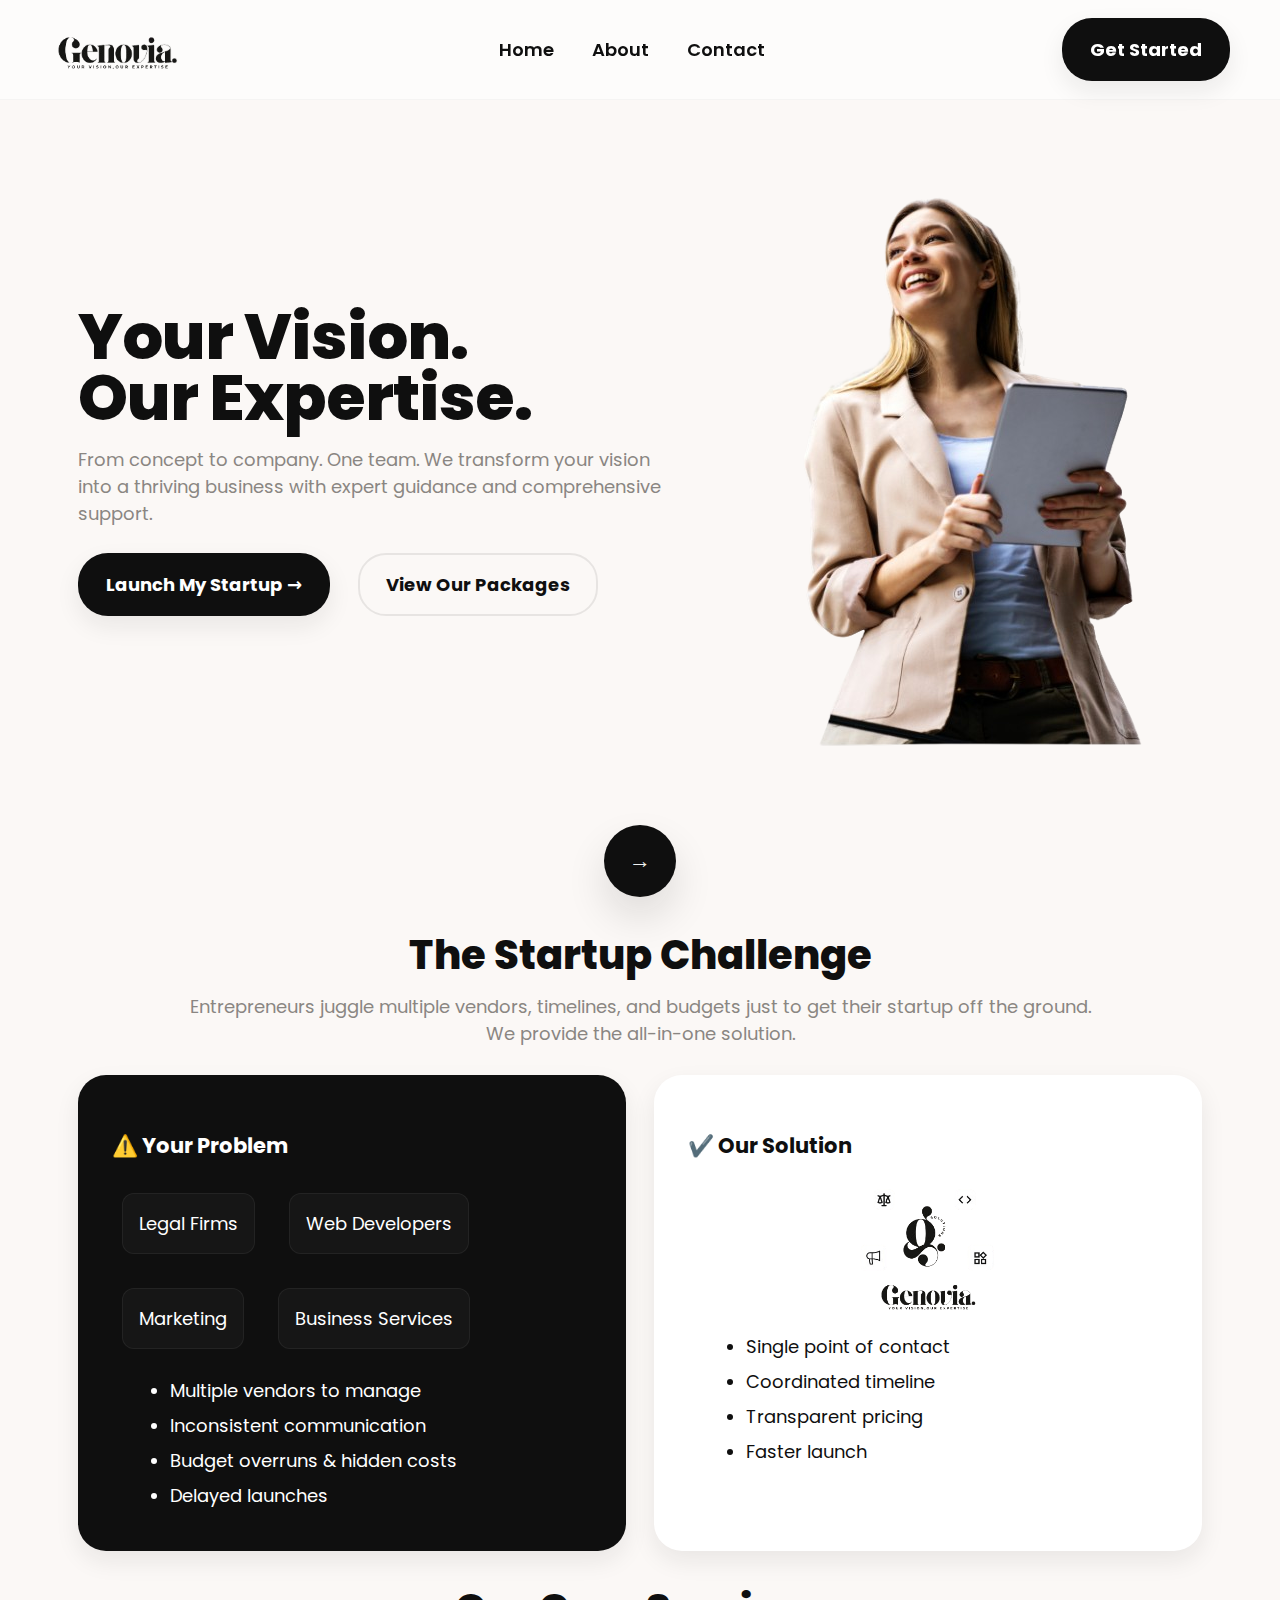
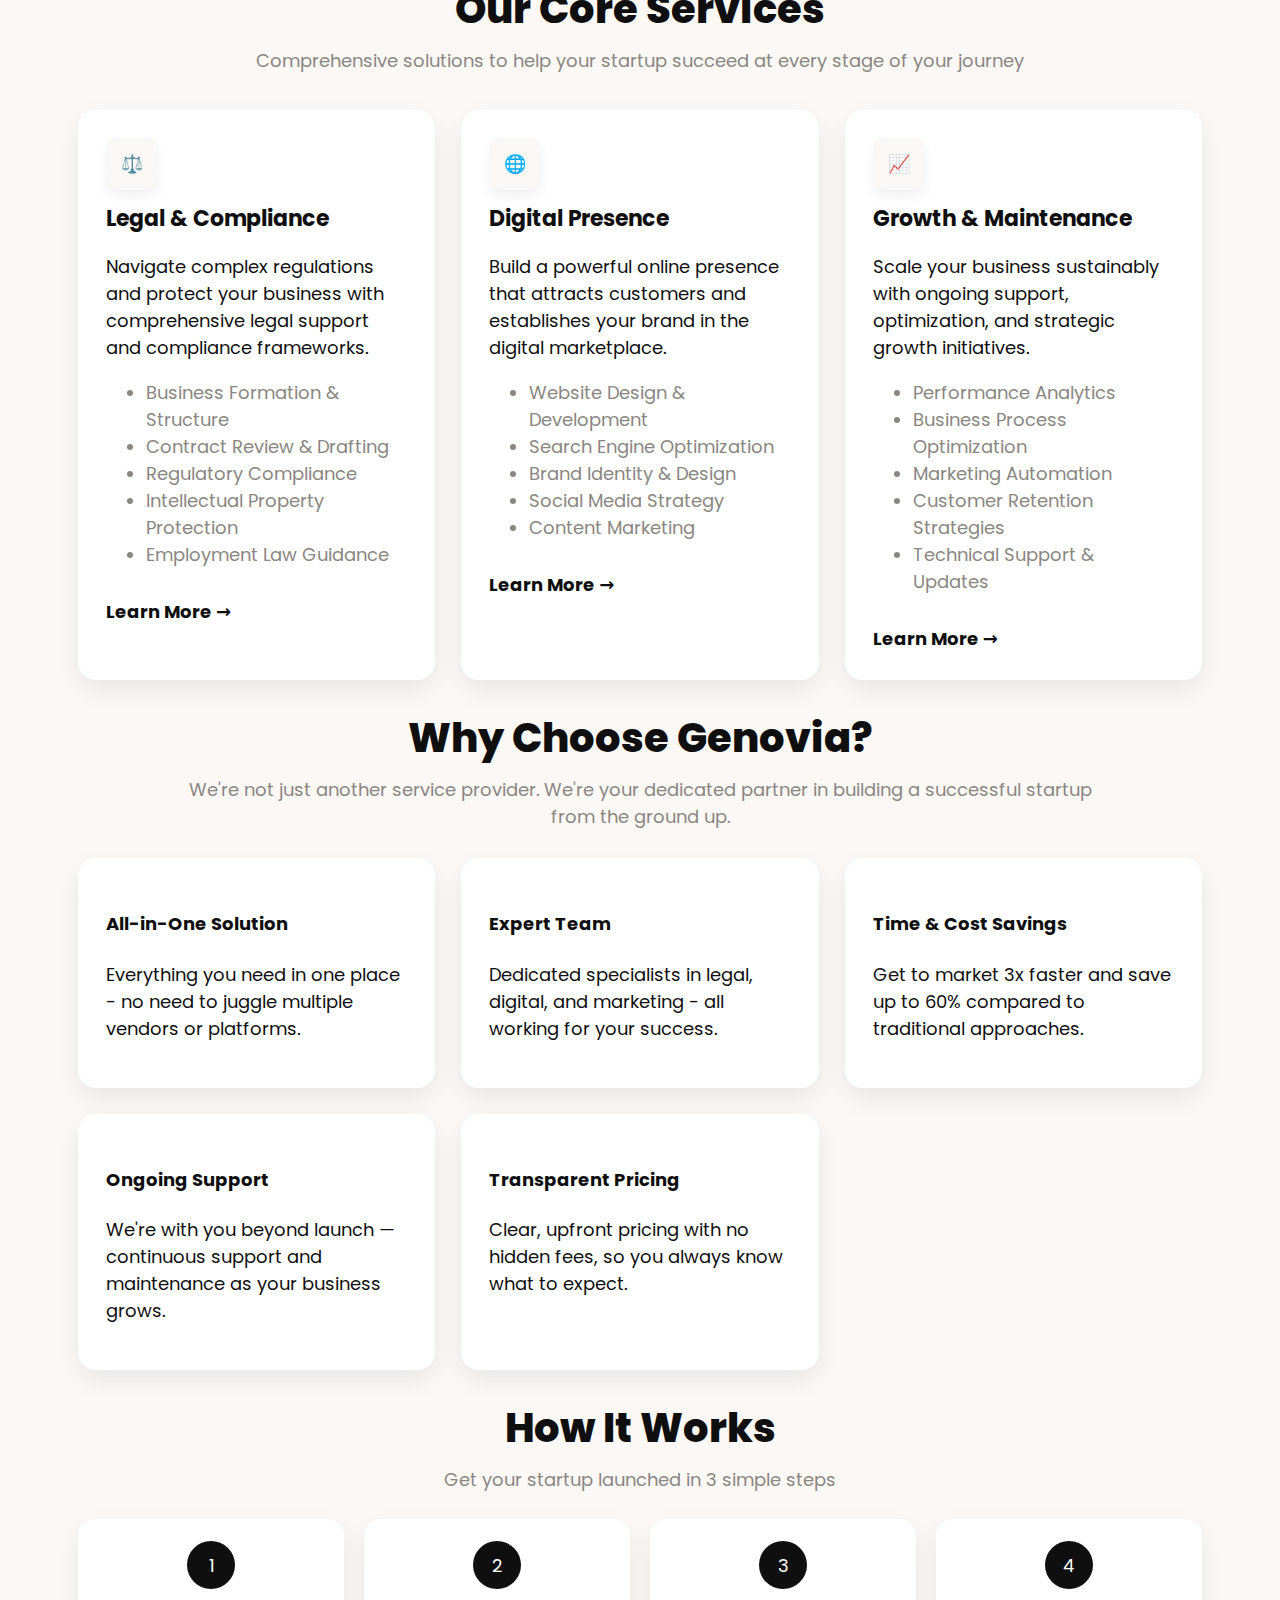
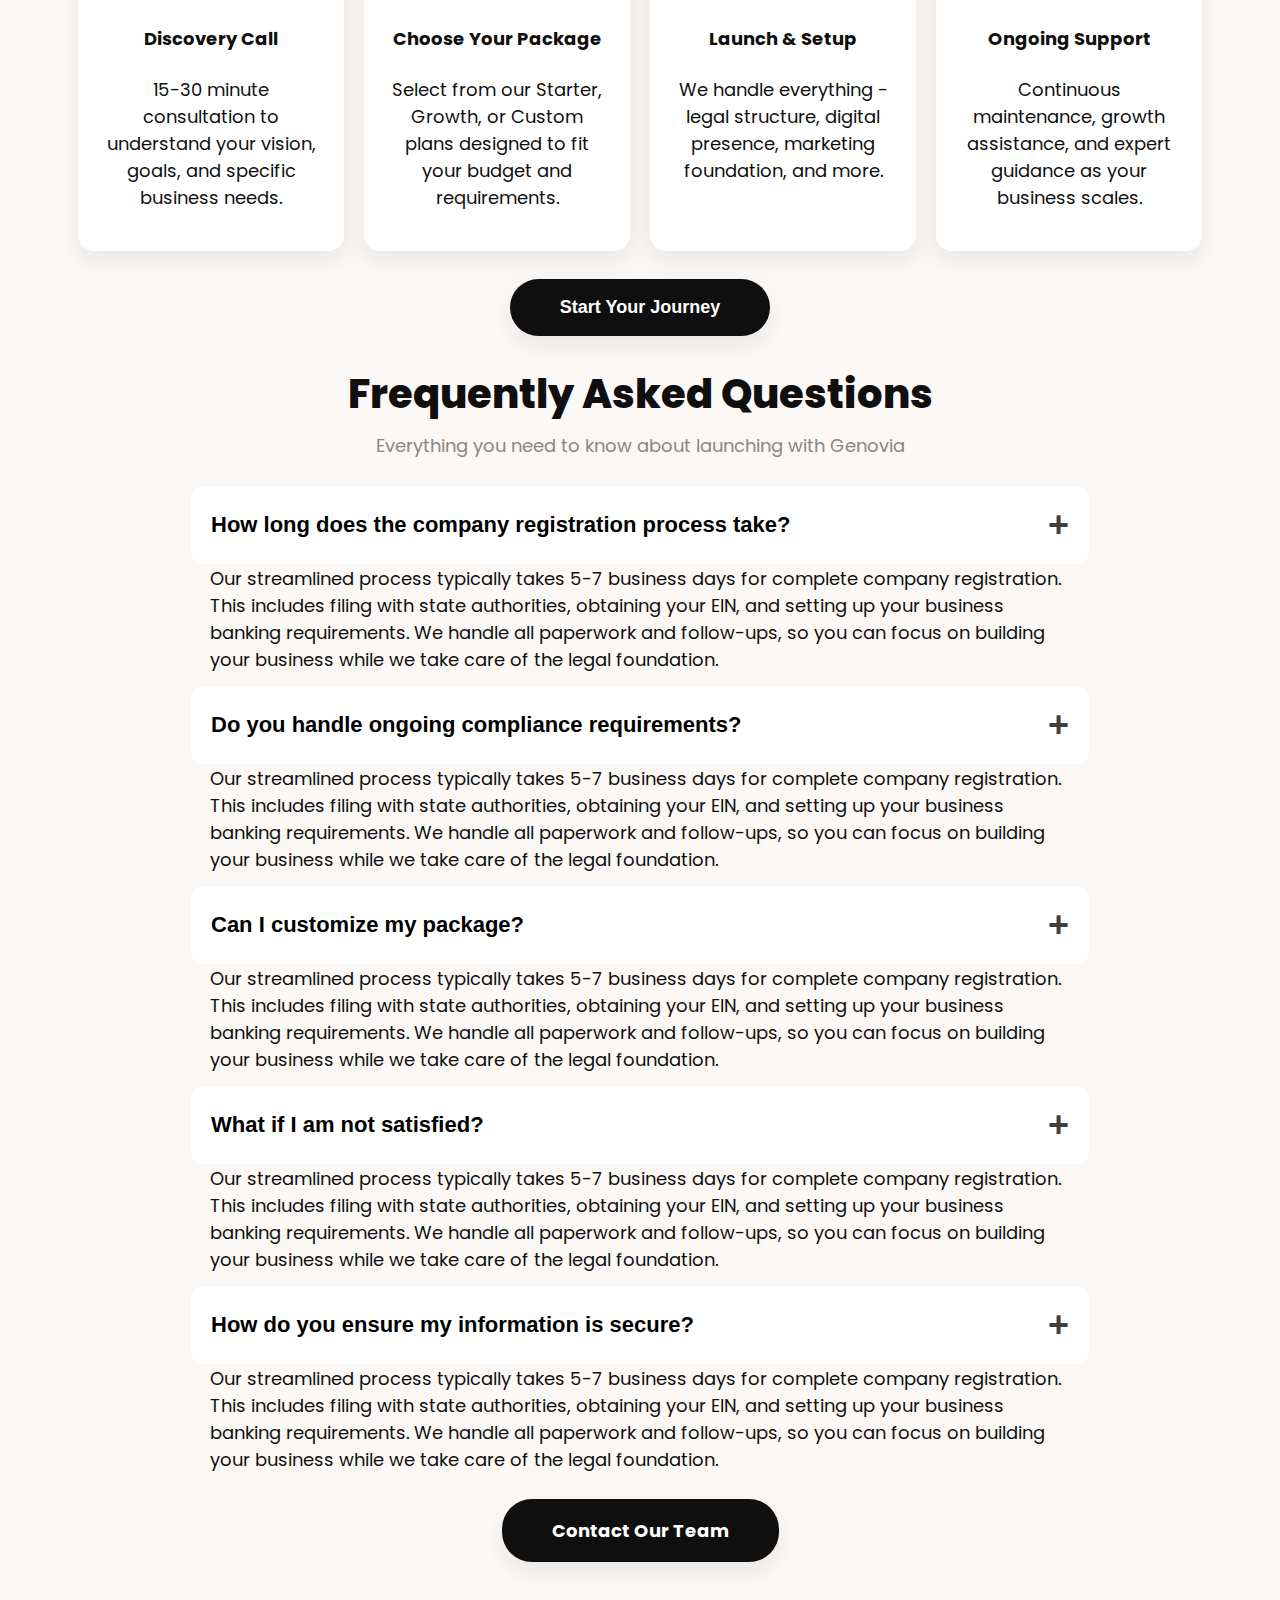
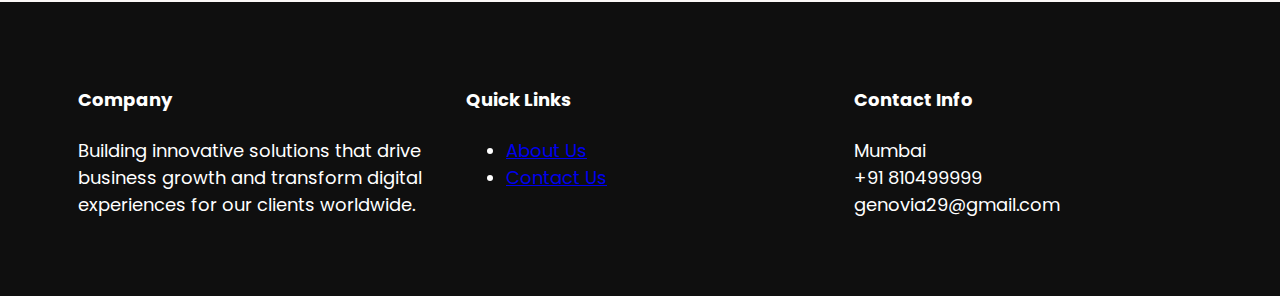
<file: index.html>
<!doctype html>
<html lang="en">
<head>
  <meta charset="utf-8" />
  <meta name="viewport" content="width=device-width,initial-scale=1" />
  <title>Genovia — Home</title>

  <!-- Google Fonts (heading + body) -->
  <link href="https://fonts.googleapis.com/css2?family=Playfair+Display:opsz,wght@6..60,700&family=Poppins:wght@300;400;600;700;800&display=swap" rel="stylesheet">

  <link rel="stylesheet" href="styles.css" />
</head>
<body>
  <!-- NAV -->
  <header class="site-header">
    <div class="container nav-inner">
      <div class="logo">
        <img src="assets/logo.png" alt="Genovia Logo" class="logo-img">
      </div>
      <nav class="main-nav">
        <a href="index.html" class="nav-link">Home</a>
        <a href="about.html" class="nav-link">About</a>
        <a href="contact.html" class="nav-link">Contact</a>
      </nav>
      <div class="actions">
         <a href="#start" class="btn btn-pill btn-primary" id="get-started">Get Started</a>
      </div>
    </div>
  </header>

  <!-- HERO / HOME -->
  <main>
    <section id="home" class="hero">
      <div class="container hero-grid">
        <div class="hero-left">
          <h1 class="hero-title">
            Your Vision.<br />
            Our Expertise.
          </h1>
          <p class="hero-sub">
            From concept to company. One team. We transform your vision into a thriving business with expert guidance and comprehensive support.
          </p>

          <div class="hero-ctas">
            <a href="#start" class="btn btn-primary">Launch My Startup →</a>
            <a href="#packages" class="btn btn-outline">View Our Packages</a>
          </div>
        </div>

        <div class="hero-right">
          <!-- Replace hero.jpg with exact exported artboard from Figma -->
          <img src="assets/hero.png" alt="Hero Image" class="hero-img">
        </div>
      </div>
    </section>

    <!-- small arrow button -->
    <div class="scroll-arrow" title="Scroll">
      <button class="circle-btn" id="arrow-scroll">→</button>
    </div>

    <!-- The Startup Challenge -->
    <section id="about" class="challenge">
      <div class="container">
        <h2 class="section-title centered">The Startup Challenge</h2>
        <p class="lead centered">Entrepreneurs juggle multiple vendors, timelines, and budgets just to get their startup off the ground. We provide the all-in-one solution.</p>

        <div class="split-card">
          <div class="card dark">
            <h3 class="card-head">⚠️ Your Problem</h3>
            <div class="problem-grid">
              <div class="pill">Legal Firms</div>
              <div class="pill">Web Developers</div>
              <div class="pill">Marketing</div>
              <div class="pill">Business Services</div>
            </div>
            <ul class="bullet-list">
              <li>Multiple vendors to manage</li>
              <li>Inconsistent communication</li>
              <li>Budget overruns & hidden costs</li>
              <li>Delayed launches</li>
            </ul>
          </div>

          <div class="card light">
            <h3 class="card-head">✔️ Our Solution</h3>
            <div class="solution-center">
              <img src="assets/solution.png" alt="Solution Logo" class="solution-img">
            </div>
            <ul class="bullet-list">
              <li>Single point of contact</li>
              <li>Coordinated timeline</li>
              <li>Transparent pricing</li>
              <li>Faster launch</li>
            </ul>
          </div>
        </div>
      </div>
    </section>

    <!-- Core Services -->
    <section id="services" class="services">
      <div class="container">
        <h2 class="section-title centered">Our Core Services</h2>
        <p class="lead centered">Comprehensive solutions to help your startup succeed at every stage of your journey</p>

        <div class="card-grid three">
          <article class="service-card hover-scale">
            <div class="badge">⚖️</div>
            <h4>Legal & Compliance</h4>
            <p>Navigate complex regulations and protect your business with comprehensive legal support and compliance frameworks.</p>
            <ul class="service-list">
              <li>Business Formation & Structure</li>
              <li>Contract Review & Drafting</li>
              <li>Regulatory Compliance</li>
              <li>Intellectual Property Protection</li>
              <li>Employment Law Guidance</li>
            </ul>
            <a class="learn-more">Learn More →</a>
          </article>

          <article class="service-card hover-scale">
            <div class="badge">🌐</div>
            <h4>Digital Presence</h4>
            <p>Build a powerful online presence that attracts customers and establishes your brand in the digital marketplace.</p>
            <ul class="service-list">
              <li>Website Design & Development</li>
              <li>Search Engine Optimization</li>
              <li>Brand Identity & Design</li>
              <li>Social Media Strategy</li>
              <li>Content Marketing</li>
            </ul>
            <a class="learn-more">Learn More →</a>
          </article>

          <article class="service-card hover-scale">
            <div class="badge">📈</div>
            <h4>Growth & Maintenance</h4>
            <p>Scale your business sustainably with ongoing support, optimization, and strategic growth initiatives.</p>
            <ul class="service-list">
              <li>Performance Analytics</li>
              <li>Business Process Optimization</li>
              <li>Marketing Automation</li>
              <li>Customer Retention Strategies</li>
              <li>Technical Support & Updates</li>
            </ul>
            <a class="learn-more">Learn More →</a>
          </article>
        </div>
      </div>
    </section>

    <!-- Why Choose -->
    <section id="why" class="why">
      <div class="container">
        <h2 class="section-title centered">Why Choose Genovia?</h2>
        <p class="lead centered">We're not just another service provider. We're your dedicated partner in building a successful startup from the ground up.</p>

        <div class="feature-grid">
          <div class="feature-card hover-raise">
            <h4>All-in-One Solution</h4>
            <p>Everything you need in one place - no need to juggle multiple vendors or platforms.</p>
          </div>
          <div class="feature-card hover-raise">
            <h4>Expert Team</h4>
            <p>Dedicated specialists in legal, digital, and marketing - all working for your success.</p>
          </div>
          <div class="feature-card hover-raise">
            <h4>Time & Cost Savings</h4>
            <p>Get to market 3x faster and save up to 60% compared to traditional approaches.</p>
          </div>
           <div class="feature-card hover-raise">
            <h4>Ongoing Support</h4>
            <p>We're with you beyond launch — continuous support and maintenance as your business grows.</p>
          </div>

          <!-- NEW card #5 -->
          <div class="feature-card hover-raise">
            <h4>Transparent Pricing</h4>
            <p>Clear, upfront pricing with no hidden fees, so you always know what to expect.</p>
          </div>
        </div>
        </div>
      </div>
    </section>

    <!-- How It Works -->
    <section id="start" class="how">
      <div class="container">
        <h2 class="section-title centered">How It Works</h2>
        <p class="lead centered">Get your startup launched in 3 simple steps</p>

        <div class="steps-grid">
          <div class="step-card hover-scale">
            <div class="step-badge">1</div>
            <h4>Discovery Call</h4>
            <p>15-30 minute consultation to understand your vision, goals, and specific business needs.</p>
          </div>

          <div class="step-card hover-scale">
            <div class="step-badge">2</div>
            <h4>Choose Your Package</h4>
            <p>Select from our Starter, Growth, or Custom plans designed to fit your budget and requirements.</p>
          </div>

          <div class="step-card hover-scale">
            <div class="step-badge">3</div>
            <h4>Launch & Setup</h4>
            <p>We handle everything - legal structure, digital presence, marketing foundation, and more.</p>
          </div>

          <div class="step-card hover-scale">
            <div class="step-badge">4</div>
            <h4>Ongoing Support</h4>
            <p>Continuous maintenance, growth assistance, and expert guidance as your business scales.</p>
          </div>
        </div>

        <div class="centered">
          <div class="start-journey-wrap"></div>
          <button class="btn btn-primary large">Start Your Journey</button>
        </div>
      </div>
    </section>

    <!-- FAQ -->
    <section id="faq" class="faq">
      <div class="container">
        <h2 class="section-title centered">Frequently Asked Questions</h2>
        <p class="lead centered">Everything you need to know about launching with Genovia</p>

        <div class="faq-list">
          <!-- Each item leaves an empty .answer div for you to fill later -->
          <div class="faq-item">
            <button class="faq-q">How long does the company registration process take? <span class="plus">+</span></button>
            <div class="answer">Our streamlined process typically takes 5-7 business days for complete company registration. This includes filing with state authorities, obtaining your EIN, and setting up your business banking requirements. We handle all paperwork and follow-ups, so you can focus on building your business while we take care of the legal foundation.</div>
          </div>

          <div class="faq-item">
            <button class="faq-q">Do you handle ongoing compliance requirements? <span class="plus">+</span></button>
            <div class="answer">Our streamlined process typically takes 5-7 business days for complete company registration. This includes filing with state authorities, obtaining your EIN, and setting up your business banking requirements. We handle all paperwork and follow-ups, so you can focus on building your business while we take care of the legal foundation.</div>
          </div>

          <div class="faq-item">
            <button class="faq-q">Can I customize my package? <span class="plus">+</span></button>
            <div class="answer">Our streamlined process typically takes 5-7 business days for complete company registration. This includes filing with state authorities, obtaining your EIN, and setting up your business banking requirements. We handle all paperwork and follow-ups, so you can focus on building your business while we take care of the legal foundation.</div>
          </div>

          <div class="faq-item">
            <button class="faq-q">What if I am not satisfied? <span class="plus">+</span></button>
            <div class="answer">Our streamlined process typically takes 5-7 business days for complete company registration. This includes filing with state authorities, obtaining your EIN, and setting up your business banking requirements. We handle all paperwork and follow-ups, so you can focus on building your business while we take care of the legal foundation.</div>
          </div>

          <div class="faq-item">
            <button class="faq-q">How do you ensure my information is secure? <span class="plus">+</span></button>
            <div class="answer">Our streamlined process typically takes 5-7 business days for complete company registration. This includes filing with state authorities, obtaining your EIN, and setting up your business banking requirements. We handle all paperwork and follow-ups, so you can focus on building your business while we take care of the legal foundation.</div>
          </div>
        </div>

        <div class="centered card-cta">
          <a href="#contact" class="btn btn-primary large">Contact Our Team</a>
        </div>
      </div>
    </section>

    <!-- CONTACT / FOOTER -->
    <footer id="contact" class="site-footer">
      <div class="container footer-inner">
        <div class="col">
          <h4>Company</h4>
          <p>Building innovative solutions that drive business growth and transform digital experiences for our clients worldwide.</p>
        </div>

        <div class="col">
          <h4>Quick Links</h4>
          <ul class="plain-list">
            <li><a href="#about">About Us</a></li>
            <li><a href="#contact">Contact Us</a></li>
          </ul>
        </div>

        <div class="col">
          <h4>Contact Info</h4>
          <p>Mumbai<br/>+91 810499999<br/>genovia29@gmail.com</p>
        </div>
      </div>
    </footer>
  </main>

  <script src="script.js"></script>
</body>
</html>
</file>
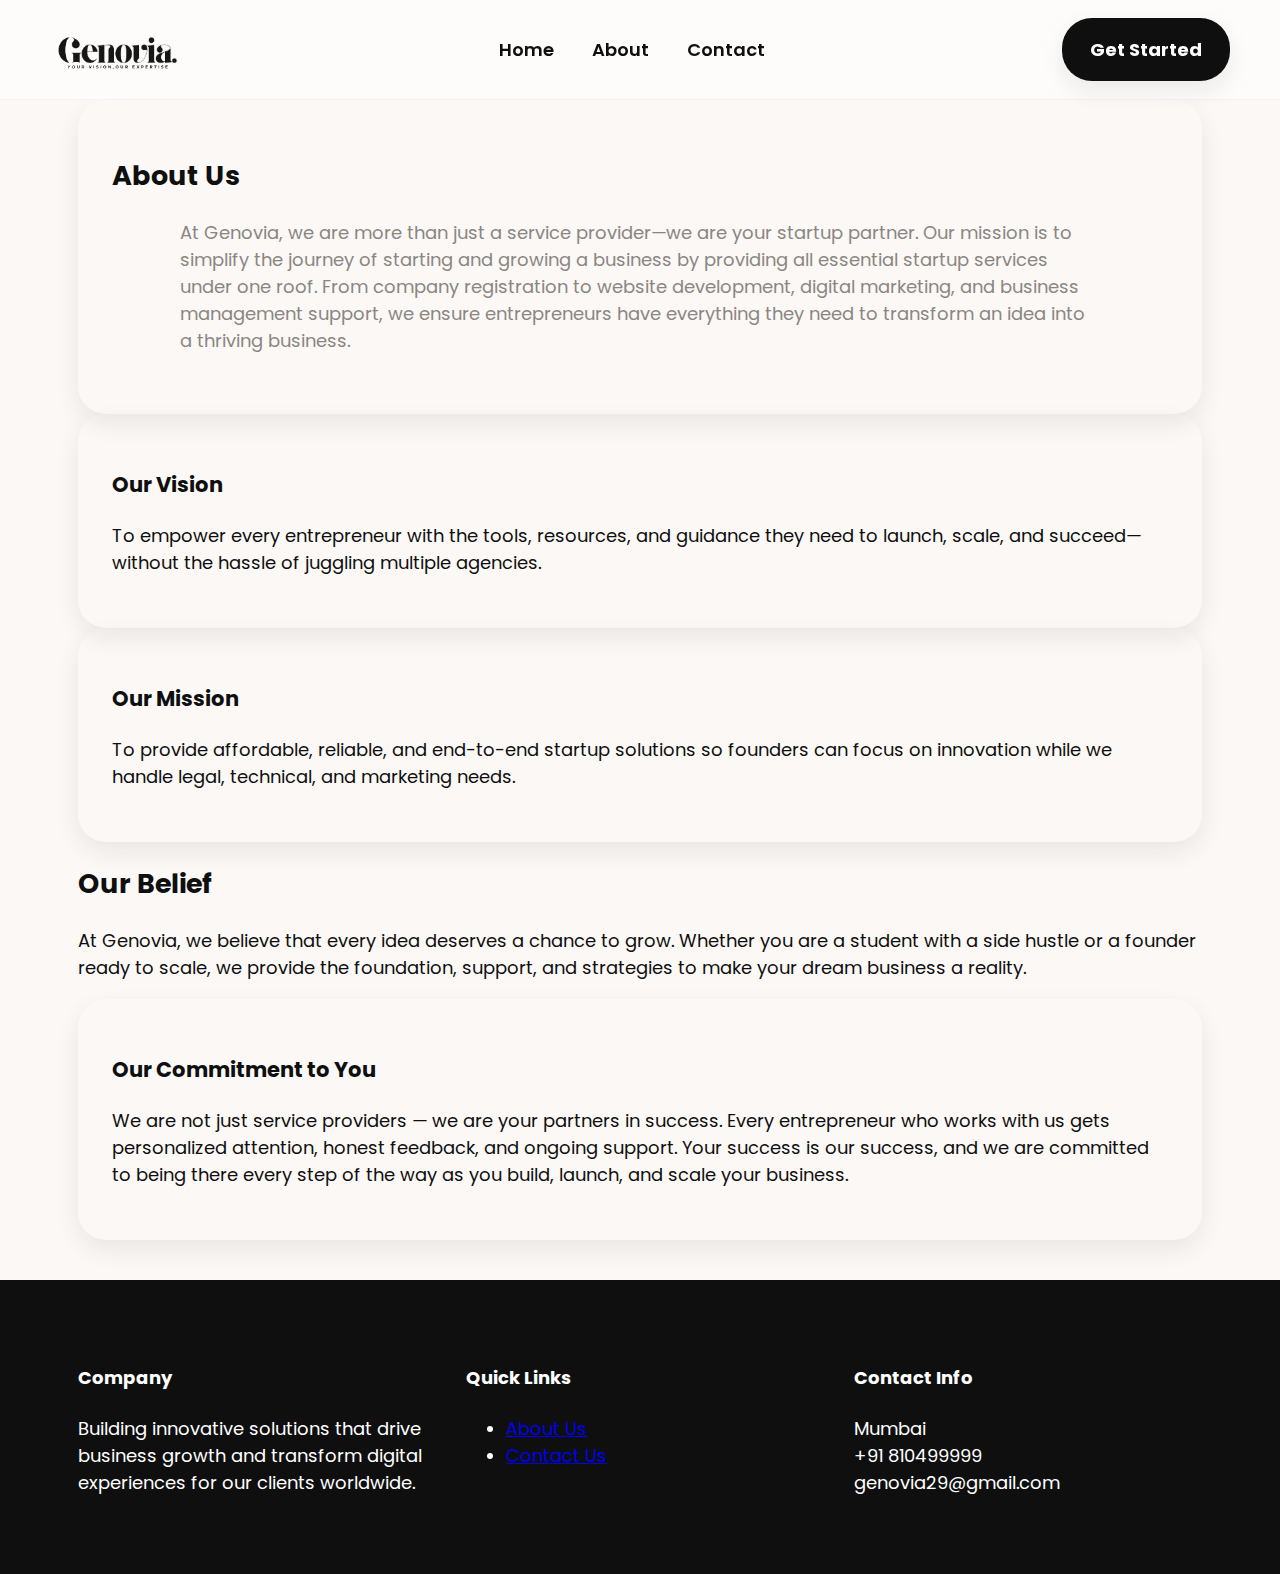
<file: about.html>
<!doctype html>
<html lang="en">
<head>
  <meta charset="utf-8" />
  <meta name="viewport" content="width=device-width,initial-scale=1" />
  <title>Genovia — About Us</title>

  <!-- Same Google Fonts as index.html -->
  <link href="https://fonts.googleapis.com/css2?family=Playfair+Display:opsz,wght@6..60,700&family=Poppins:wght@300;400;600;700;800&display=swap" rel="stylesheet">

  <!-- Same global stylesheet -->
  <link rel="stylesheet" href="styles.css">
</head>
<body>

  <!-- SAME NAVBAR AS INDEX.HTML -->
  <header class="site-header">
    <div class="container nav-inner">

      <div class="logo">
        <img src="assets/logo.png" alt="Genovia Logo" class="logo-img">
        
      </div>

      <nav class="main-nav">
        <a href="index.html" class="nav-link">Home</a>
        <a href="about.html" class="nav-link">About</a>
        <a href="index.html#contact" class="nav-link">Contact</a>
      </nav>

      <div class="actions">
        <a href="index.html#start" class="btn btn-pill btn-primary">Get Started</a>
      </div>

    </div>
  </header>

  <main>

    <!-- ABOUT CONTENT (unchanged design) -->
    <section id="about" class="about container">
      <div class="card big-card">
        <h2>About Us</h2>
        <p class="lead">
          At Genovia, we are more than just a service provider—we are your startup partner. Our mission is to simplify the journey of starting and growing a business by providing all essential startup services under one roof. From company registration to website development, digital marketing, and business management support, we ensure entrepreneurs have everything they need to transform an idea into a thriving business.
        </p>
      </div>

      <div class="two-cards">
        <div class="card medium-card">
          <h3>Our Vision</h3>
          <p>
            To empower every entrepreneur with the tools, resources, and guidance they need to launch, scale, and succeed—without the hassle of juggling multiple agencies.
          </p>
        </div>

        <div class="card medium-card">
          <h3>Our Mission</h3>
          <p>
            To provide affordable, reliable, and end-to-end startup solutions so founders can focus on innovation while we handle legal, technical, and marketing needs.
          </p>
        </div>
      </div>
    </section>

    <!-- BELIEF + COMMITMENT SECTION (unchanged) -->
    <section class="belief container">
      <h2 class="belief-title">Our Belief</h2>
      <p class="belief-sub">
        At Genovia, we believe that every idea deserves a chance to grow. Whether you are a student with a side hustle or a founder ready to scale, we provide the foundation, support, and strategies to make your dream business a reality.
      </p>

      <div class="card commitment">
        <h3>Our Commitment to You</h3>
        <p>
          We are not just service providers — we are your partners in success. Every entrepreneur who works with us gets personalized attention, honest feedback, and ongoing support. Your success is our success, and we are committed to being there every step of the way as you build, launch, and scale your business.
        </p>
      </div>
    </section>

    <!-- FOOTER (same style) -->
    <footer id="contact" class="site-footer">
      <div class="container footer-inner">
        <div class="col">
          <h4>Company</h4>
          <p>Building innovative solutions that drive business growth and transform digital experiences for our clients worldwide.</p>
        </div>

        <div class="col">
          <h4>Quick Links</h4>
          <ul class="plain-list">
            <li><a href="about.html">About Us</a></li>
            <li><a href="index.html#contact">Contact Us</a></li>
          </ul>
        </div>

        <div class="col">
          <h4>Contact Info</h4>
          <p>Mumbai<br/>+91 810499999<br/>genovia29@gmail.com</p>
        </div>
      </div>
    </footer>

  </main>

  <script src="script.js"></script>
</body>
</html>
</file>
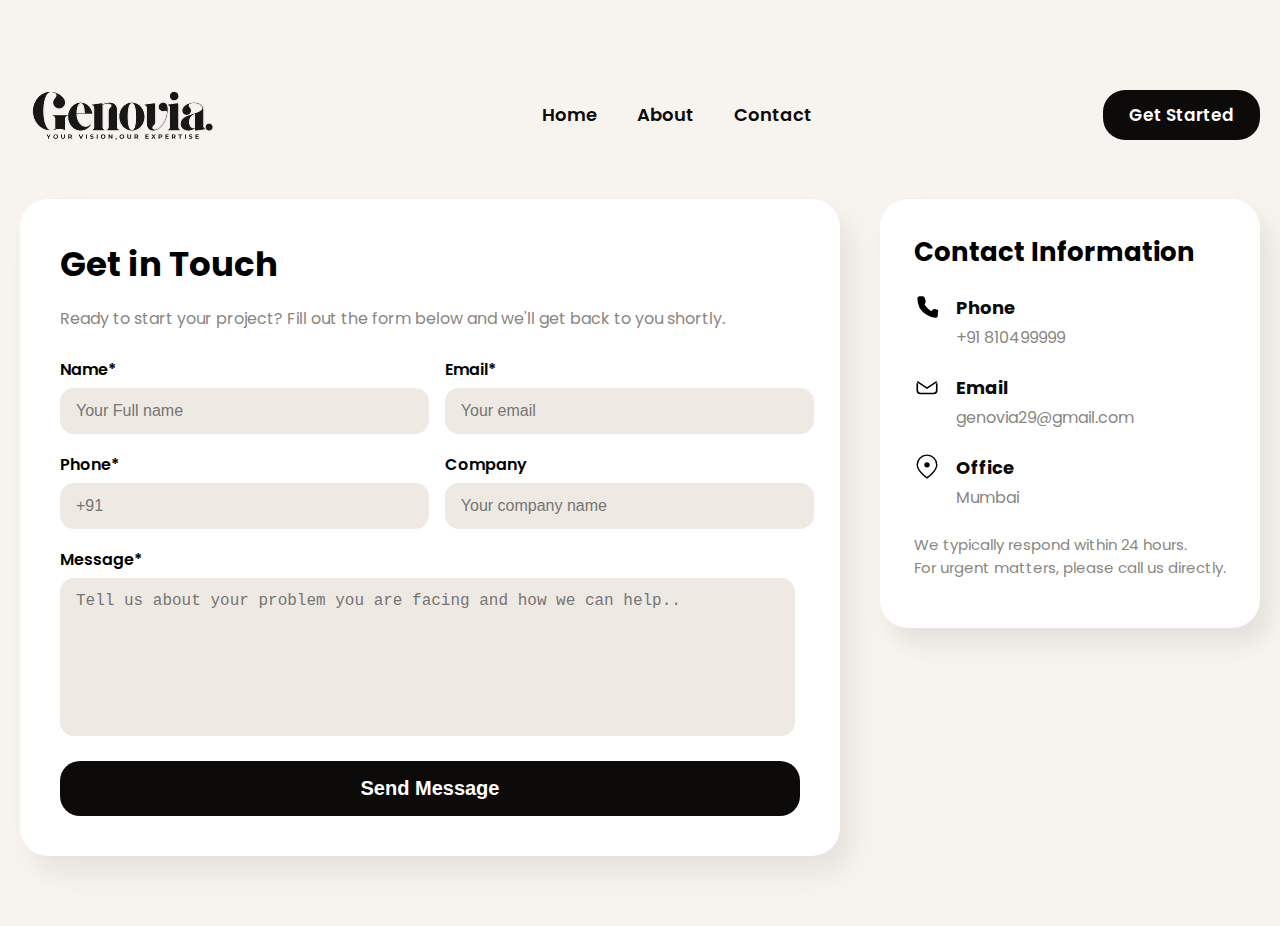
<file: contact.html>
<!doctype html>
<html lang="en">
<head>
<meta charset="utf-8" />
<meta name="viewport" content="width=device-width,initial-scale=1" />
<title>Genovia — Contact</title>

<link href="https://fonts.googleapis.com/css2?family=Playfair+Display:wght@700;900&family=Poppins:wght@300;400;600;700&display=swap" rel="stylesheet">

<style>
  :root{
    --bg: #f7f3ef;
    --card: #ffffff;
    --muted: #8a8681;
    --accent-beige: #efe9e3;
    --black: #0c0b0a;
    --shadow-1: 12px 18px 28px rgba(18,16,15,0.07);
    --shadow-2: 10px 16px 24px rgba(18,16,15,0.08);
  }

  body{
    margin:0;
    background:var(--bg);
    font-family:"Poppins", sans-serif;
  }

  .page{
    max-width:1300px;
    margin:50px auto;
    padding:20px;
  }

  /* HEADER */
  header{
    display:flex;
    justify-content:space-between;
    align-items:center;
    margin-bottom:40px;
  }

  .logo h1{
    font-family:"Playfair Display", serif;
    margin:0;
    font-size:40px;
    font-weight:900;
  }

  nav{
    display:flex;
    gap:40px;
  }
  nav a{
    font-size:18px;
    font-weight:600;
    text-decoration:none;
    color:var(--black);
  }

  .cta{
    background:var(--black);
    color:white;
    padding:12px 26px;
    font-size:17px;
    border-radius:22px;
    text-decoration:none;
    font-weight:600;
  }

  /* MAIN GRID */
  .content{
    display:grid;
    grid-template-columns:1fr 380px;
    gap:40px;
  }

  /* LEFT CARD */
  .card-left{
    background:white;
    padding:40px;
    border-radius:28px;
    box-shadow:var(--shadow-1);
  }

  .card-left h2{
    font-size:34px;
    margin:0 0 10px 0;
  }

  .lead{
    font-size:16px;
    color:var(--muted);
    margin-bottom:26px;
  }

 .form-grid {
  display: grid;
  grid-template-columns: 48% 48%;
  justify-content: space-between;
  gap: 18px;
}
.form-grid > div {
  max-width: 95%;   /* prevents touching */
}


  label{
    font-size:16px;
    font-weight:600;
    margin-bottom:6px;
    display:block;
  }

  .input, textarea{
    width:100%;
    background:var(--accent-beige);
    padding:14px 16px;
    font-size:16px;
    border-radius:14px;
    border:0;
    outline:none;
  }

  textarea{
    min-height:130px;
    resize:none;
  }

  .full-row{
    grid-column:1 / 3;
  }

  .send-btn{
    width:100%;
    padding:16px;
    font-size:20px;
    font-weight:700;
    background:var(--black);
    color:white;
    border-radius:20px;
    border:0;
    margin-top:18px;
    cursor:pointer;
  }

  /* RIGHT CARD */
  .card-right{
    background:white;
    padding:34px;
    border-radius:28px;
    box-shadow:var(--shadow-2);
    height:fit-content;        /* prevents long card stretching */
  }

  .card-right h3{
    margin:0 0 22px 0;
    font-size:26px;
    font-weight:700;
  }

  .contact-row{
    display:flex;
    gap:16px;
    margin-bottom:24px;
  }

  .contact-icon svg{
    width:26px;
    height:26px;
  }

  .contact-text{
    font-size:16px;
    color:var(--muted);
  }

  .contact-text strong{
    font-size:18px;
    color:var(--black);
    margin-bottom:4px;
    display:block;
  }

  .note{
    font-size:15px;
    color:var(--muted);
    margin-top:14px;
    line-height:1.5;
  }

  /* MOBILE FIXES */
  @media(max-width:900px){
    .content{
      grid-template-columns:1fr;
    }
    .card-right{
      margin-top:10px;
    }
  }

</style>
</head>
<script>
document.getElementById("contactForm").addEventListener("submit", async function(e){
  e.preventDefault();

  const data = {
    name: document.querySelectorAll(".input")[0].value,
    email: document.querySelectorAll(".input")[1].value,
    phone: document.querySelectorAll(".input")[2].value,
    company: document.querySelectorAll(".input")[3].value,
    message: document.querySelector("textarea").value
  };

  const res = await fetch("http://127.0.0.1:5000/contact", {
    method: "POST",
    headers: {
      "Content-Type": "application/json"
    },
    body: JSON.stringify(data)
  });

  const result = await res.json();
  alert(result.message);

  this.reset();
});
</script>
<body>
<div class="page">

  <!-- HEADER -->
  <header>
    <div class="logo">
        <img src="assets/logo.png" alt="Genovia Logo" class="logo-img">
      </div>

    <nav>
      <a href="index.html">Home</a>
      <a href="about.html">About</a>
      <a href="contact.html">Contact</a>
    </nav>

    <a class="cta" href="#">Get Started</a>
  </header>

  <!-- MAIN -->
  <div class="content">

    <!-- LEFT BIG FORM -->
    <section class="card-left">
      <h2>Get in Touch</h2>
      <p class="lead">Ready to start your project? Fill out the form below and we'll get back to you shortly.</p>

      <form id="contactForm">
        <div class="form-grid">
          <div>
            <label>Name*</label>
            <input class="input" placeholder="Your Full name">
          </div>

          <div>
            <label>Email*</label>
            <input class="input" placeholder="Your email">
          </div>

          <div>
            <label>Phone*</label>
            <input class="input" placeholder="+91">
          </div>

          <div>
            <label>Company</label>
            <input class="input" placeholder="Your company name">
          </div>

          <div class="full-row">
            <label>Message*</label>
            <textarea placeholder="Tell us about your problem you are facing and how we can help.."></textarea>
          </div>
        </div>

        <button type="submit" class="send-btn">Send Message</button>
      </form>
    </section>

    <!-- RIGHT CONTACT CARD -->
    <aside class="card-right">
      <h3>Contact Information</h3>

      <div class="contact-row">
        <div class="contact-icon">
          <svg viewBox="0 0 24 24">
            <path d="M22 16.92v3a2 2 0 0 1-2.18 2 19.86 19.86 0 0 1-8.63-3.07 19.5 19.5 0 0 1-6-6A19.86 19.86 0 0 1 3.08 4.18 2 2 0 0 1 5 2h3a2 2 0 0 1 2 1.72c.12.9.36 1.78.72 2.6a2 2 0 0 1-.45 2.11L9.91 9.91a16 16 0 0 0 6 6l1.5-1.5a2 2 0 0 1 2.11-.45c.82.36 1.7.6 2.6.72A2 2 0 0 1 22 16.92z" fill="#000"/>
          </svg>
        </div>
        <div class="contact-text">
          <strong>Phone</strong>
          +91 810499999
        </div>
      </div>

      <div class="contact-row">
        <div class="contact-icon">
          <svg viewBox="0 0 24 24" fill="none">
            <path stroke="#000" stroke-width="1.5" d="M3 8.5V15a3 3 0 003 3h12a3 3 0 003-3V8.5"/>
            <path stroke="#000" stroke-width="1.5" d="M21 7l-9 6-9-6"/>
          </svg>
        </div>
        <div class="contact-text">
          <strong>Email</strong>
          genovia29@gmail.com
        </div>
      </div>

      <div class="contact-row">
        <div class="contact-icon">
          <svg viewBox="0 0 24 24" fill="none">
            <path stroke="#000" stroke-width="1.3" d="M21 10c0 6-9 12-9 12S3 16 3 10a9 9 0 1 1 18 0z"/>
            <circle cx="12" cy="10" r="2.5" fill="#000"/>
          </svg>
        </div>
        <div class="contact-text">
          <strong>Office</strong>
          Mumbai
        </div>
      </div>

      <p class="note">
        We typically respond within 24 hours.<br>
        For urgent matters, please call us directly.
      </p>
    </aside>

  </div>
</div>
</body>
</html>
</file>
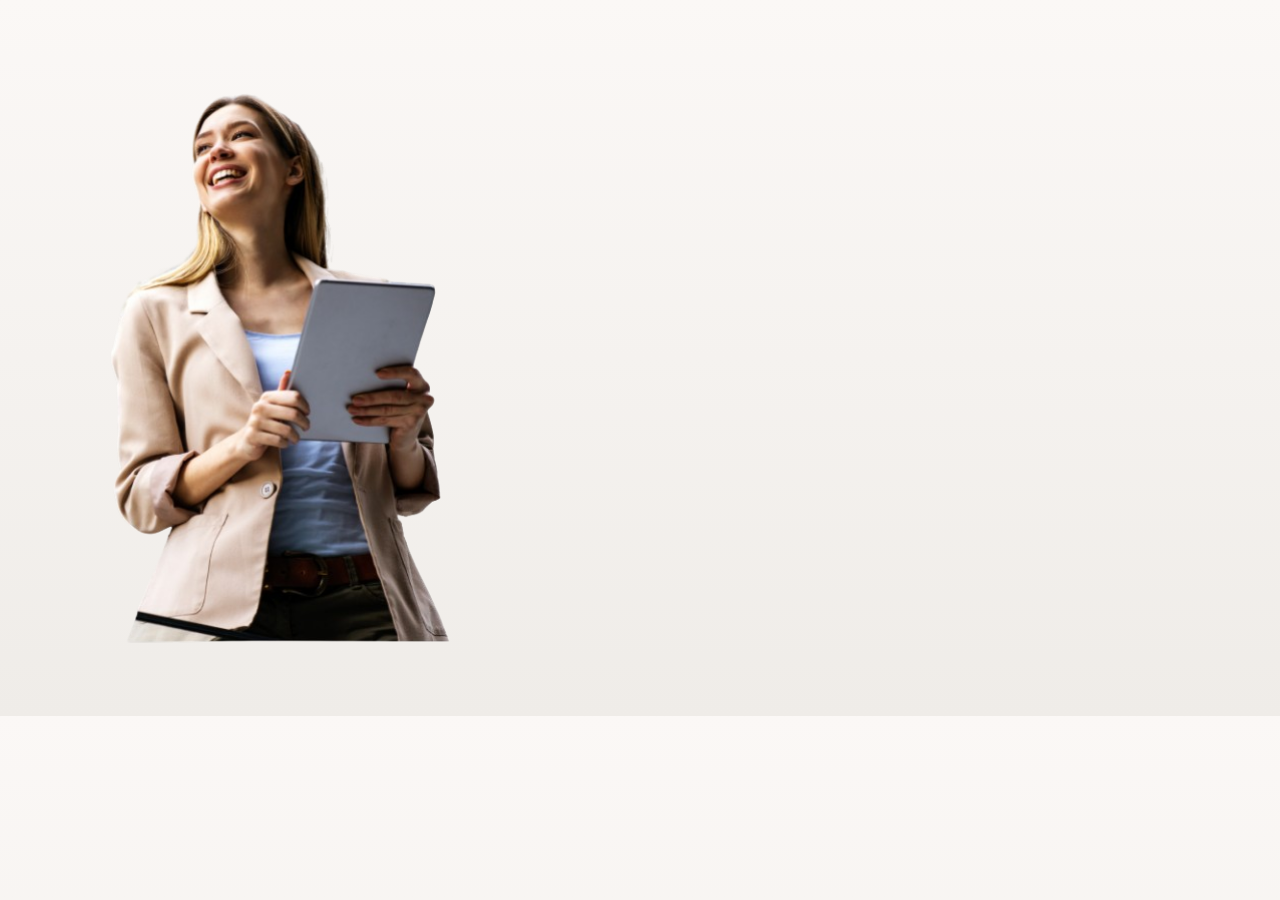
<file: transparent-test.html>
<!doctype html>
<html>
<head>
  <meta charset="utf-8">
  <title>Transparency test</title>
  <style> body{margin:0; background:linear-gradient(#fbf8f6,#efece8);} .wrap{padding:60px;} img{width:420px;height:auto;display:block;} </style>
</head>
<body>
  <div class="wrap">
    <img src="assets/hero.png" alt="hero test">
  </div>
</body>
</html>
</file>
<file: styles.css>
/* styles.css — global design tokens & layout */
/* NOTE: Replace hero-image URL with your exported Figma artboard image named hero.jpg in same folder. */

:root{
  --bg: #fbf8f6;         /* page background */
  --card: #ffffff;
  --muted: #8a8682;
  --accent: #0f0f0f;
  --soft-shadow: 0 10px 25px rgba(20,20,20,0.08);
  --strong-shadow: 0 20px 40px rgba(20,20,20,0.12);
  --rounded: 22px;
  --container: 1180px;
}

/* reset */
*{box-sizing:border-box}
html,body{height:100%}
body{
  margin:0;
  font-family: "Poppins", system-ui, -apple-system, "Segoe UI", Roboto, "Helvetica Neue", Arial;
  background:var(--bg);
  color:var(--accent);
  -webkit-font-smoothing:antialiased;
  -moz-osx-font-smoothing:grayscale;
  line-height:1.5;
  font-size:18px;
}

.container{
  max-width:var(--container);
  margin:0 auto;
  padding:0 28px;
}

/* HEADER */
.site-header{
  position:sticky;
  top:0;
  backdrop-filter: blur(6px);
  background:rgba(255,255,255,0.55);
  border-bottom: 1px solid rgba(0,0,0,0.03);
  z-index:100;
}
.nav-inner{
  display:flex;
  align-items:center;
  justify-content:space-between;
  padding:18px 0;
}
.logo{
  font-family: "Playfair Display", serif;
  font-weight:700;
  font-size:28px;
  letter-spacing:-0.5px;
}
.logo-img {
  height: 54px;       /* keeps logo the same visual scale as original text logo */
  display: block;
}

.logo-tag {
  font-family: "Poppins", sans-serif;
  font-size:12px;           /* very small as you requested */
  font-weight:600;
  color:var(--muted);
  margin-top:4px;
  line-height:1;
  letter-spacing:0.2px;
}
.main-nav{
  display:flex;
  gap:22px;
}
.nav-link{
  color:var(--accent);
  text-decoration:none;
  font-weight:600;
  padding:8px;
  border-radius:8px;
}
.nav-link:hover{ background: rgba(0,0,0,0.03) }

/* Buttons */
.btn{
  font-weight:700;
  border:0;
  cursor:pointer;
  display:inline-flex;
  align-items:center;
  justify-content:center;
}
.btn-pill{
  padding:10px 18px;
  border-radius:999px;
  background:var(--accent);
  color:#fff;
}
.btn-ghost{
  background:transparent;
  border:1px solid rgba(0,0,0,0.06);
  color:var(--accent);
}
.btn-primary{
  background:#0f0f0f;
  color:#fff;
  padding:18px 28px;
  border-radius:30px;
  box-shadow: var(--soft-shadow);
  text-decoration:none;
}
.btn-primary.large{ padding:18px 50px; font-size:18px; }
/* spacing for Start Your Journey button */
.start-journey-wrap {
  margin-top: 28px; /* moves the whole wrapper down - change value to suit */
  display: flex;
  justify-content: center;
}

/* extra safety so the button keeps its look and spacing */
.start-btn {
  margin-top: 0; /* ensures no double margin if existing rules exist */
}

.btn-outline{
  background:transparent;
  border-radius:28px;
  padding:16px 26px;
  border:2px solid rgba(0,0,0,0.08);
  color:var(--accent);
  margin-left:16px;
  text-decoration:none;
}

/* HERO */
.hero{
  padding:64px 0 36px;
}
.hero-grid{
  display:grid;
  grid-template-columns: 1fr 480px;
  gap:40px;
  align-items:center;
}
.hero-title{
  font-family:"Poppins", "Playfair Display", serif;
  font-weight:800;
  font-size:64px;
  margin:0 0 18px;
  line-height:0.95;
  letter-spacing:-1px;
}
.hero-sub{
  color:var(--muted);
  font-size:18px;
  max-width:620px;
  margin-bottom:26px;
}
.hero-ctas{display:flex;gap:12px}
.hero-right{ display:flex; justify-content:center; align-items:center; }
.hero-image{
  width:420px;
  height:520px;
  border-radius:18px;
  background-image: url('assets/hero.png');
  background-size: cover;
  background-position: 60% 30%;
  box-shadow: 0 30px 60px rgba(0,0,0,0.12);
  transform: translateY(0px);
}

/* arrow central */
.scroll-arrow{ display:flex; justify-content:center; margin-top:30px; margin-bottom:20px; }
.circle-btn{
  background:#0f0f0f; color:#fffffff1; width:72px; height:72px; border-radius:50%;
  border:0; font-size:22px; box-shadow: var(--strong-shadow); cursor:pointer;
}
.circle-btn:hover{ transform:translateY(-4px) }

/* Section titles */
.section-title{ font-family:"Poppins"; font-weight:800; font-size:40px; margin:28px 0 8px; }
.centered{ text-align:center }
.lead{ color:var(--muted); max-width:920px; margin:0 auto 26px; }

/* split card */
.split-card{ display:flex; gap:28px; align-items:stretch; margin-top:28px; }
.card{ flex:1; border-radius:28px; padding:34px; box-shadow: var(--soft-shadow); overflow:hidden; }
.card.dark{ background:#0f0f0f; color:#fff; position:relative; }
.card.light{ background:var(--card); }
/* Solution image inside the right card */
.solution-center {
  display: flex;
  align-items: center;
  justify-content: center;
  margin-bottom: 20px;
}

/* actual image */
.solution-img {
  width: 140px;     /* adjust as needed: 120-200px are typical values */
  height: auto;
  display: block;
  object-fit: contain;
}


/* pill items inside */
.pill{ background:rgba(255,255,255,0.03); border-radius:12px; padding:16px; display:inline-block; margin:10px; border:1px solid rgba(255,255,255,0.06); }
.problem-grid{ display:flex; flex-wrap:wrap; gap:14px; margin-bottom:18px }

/* bullet lists */
.bullet-list{ margin:18px 0 0 18px; color:inherit; }
.bullet-list li{ margin:8px 0; }

/* services grid */
.card-grid{ display:grid; gap:26px; margin-top:36px }
.card-grid.three{ grid-template-columns: repeat(3, 1fr); }
.service-card{
  background:var(--card);
  border-radius:18px;
  padding:28px;
  box-shadow: var(--soft-shadow);
  transition: transform .24s ease, box-shadow .24s ease;
}
.service-card .badge{
  width:52px;height:52px;border-radius:10px;background:#faf7f5;display:flex;align-items:center;justify-content:center;font-size:18px;box-shadow: 0 6px 12px rgba(0,0,0,0.06);
  margin-bottom:12px;
}
.service-card h4{ margin:6px 0 12px; font-size:22px; }
.service-list{ margin:12px 0; color:var(--muted) }
.learn-more{ color:var(--accent); font-weight:700; text-decoration:none; cursor:pointer; display:inline-block; margin-top:18px; }

/* feature grid */
/* feature grid — fixed 3 columns on desktop, wraps extra cards below */
.feature-grid{
  display: grid;
  gap: 26px;
  margin-top: 28px;
  grid-template-columns: repeat(3, 1fr);   /* always 3 per row */
}

.feature-card{ background:var(--card); border-radius:18px; padding:28px; box-shadow: var(--soft-shadow); transition: transform .18s ease, box-shadow .18s ease; }

/* steps */
.steps-grid{ display:grid; grid-template-columns: repeat(4, 1fr); gap:20px; margin-top:22px; align-items:stretch; }
.step-card{ background:var(--card); border-radius:16px; padding:22px; text-align:center; box-shadow: var(--soft-shadow); }
.step-badge{ width:48px;height:48px;border-radius:50%;display:inline-flex;align-items:center;justify-content:center;background:#0f0f0f;color:#fff;margin-bottom:12px }

/* faq */
.faq-list{ max-width:900px; margin:26px auto; }
.faq-item{ margin-bottom:12px; }
.faq-q{
  width:100%;
  text-align:left;
  padding:18px 20px;
  font-weight:700;
  font-size:22px;
  border-radius:12px;
  background:var(--card);
  border:1px solid rgba(0,0,0,0.03);
  cursor:pointer;
  display:flex;
  justify-content:space-between;
  align-items:center;
}
.faq-q .plus{ font-size:36px; opacity:0.75 }
.answer{
  max-height:0;
  overflow:hidden;
  transition: max-height .32s ease, padding .24s ease;
  padding:0 20px;
  background:transparent;
}

/* footer */
.site-footer{ background:#0f0f0f; color:#fff; padding:60px 0; margin-top:40px; }
.footer-inner{ display:flex; gap:40px; align-items:flex-start; justify-content:space-between; }
.footer-inner .col{ flex:1; max-width:360px; }

/* hover effects used in many places */
.hover-scale:hover{ transform: translateY(-6px); box-shadow: var(--strong-shadow) }
.hover-raise:hover{ transform: translateY(-8px); box-shadow: var(--strong-shadow) }

/* responsiveness */
@media (max-width:1100px){
  .hero-grid{ grid-template-columns: 1fr 360px }
  .hero-title{ font-size:64px }
  .card-grid.three{ grid-template-columns: repeat(2,1fr) }
  .steps-grid{ grid-template-columns: repeat(2, 1fr) }
}
@media (max-width:760px){
  .hero-grid{ grid-template-columns: 1fr; gap:22px; text-align:center }
  .hero-image{ margin:0 auto; width:320px; height:420px; }
  .hero-title{ font-size:42px }
  .nav-inner{ gap:12px }
  .main-nav{ display:none }
  .card-grid.three{ grid-template-columns: 1fr }
  .feature-grid{ grid-template-columns: 1fr }
  .steps-grid{ grid-template-columns: 1fr }
  .footer-inner{ flex-direction:column; gap:22px }
}
@media (max-width:1100px){
  .feature-grid{
    grid-template-columns: repeat(2, 1fr);  /* 2 cards per row on tablet */
  }
}

@media (max-width:760px){
  .feature-grid{
    grid-template-columns: 1fr;  /* 1 card per row on mobile */
  }
}
</file>
